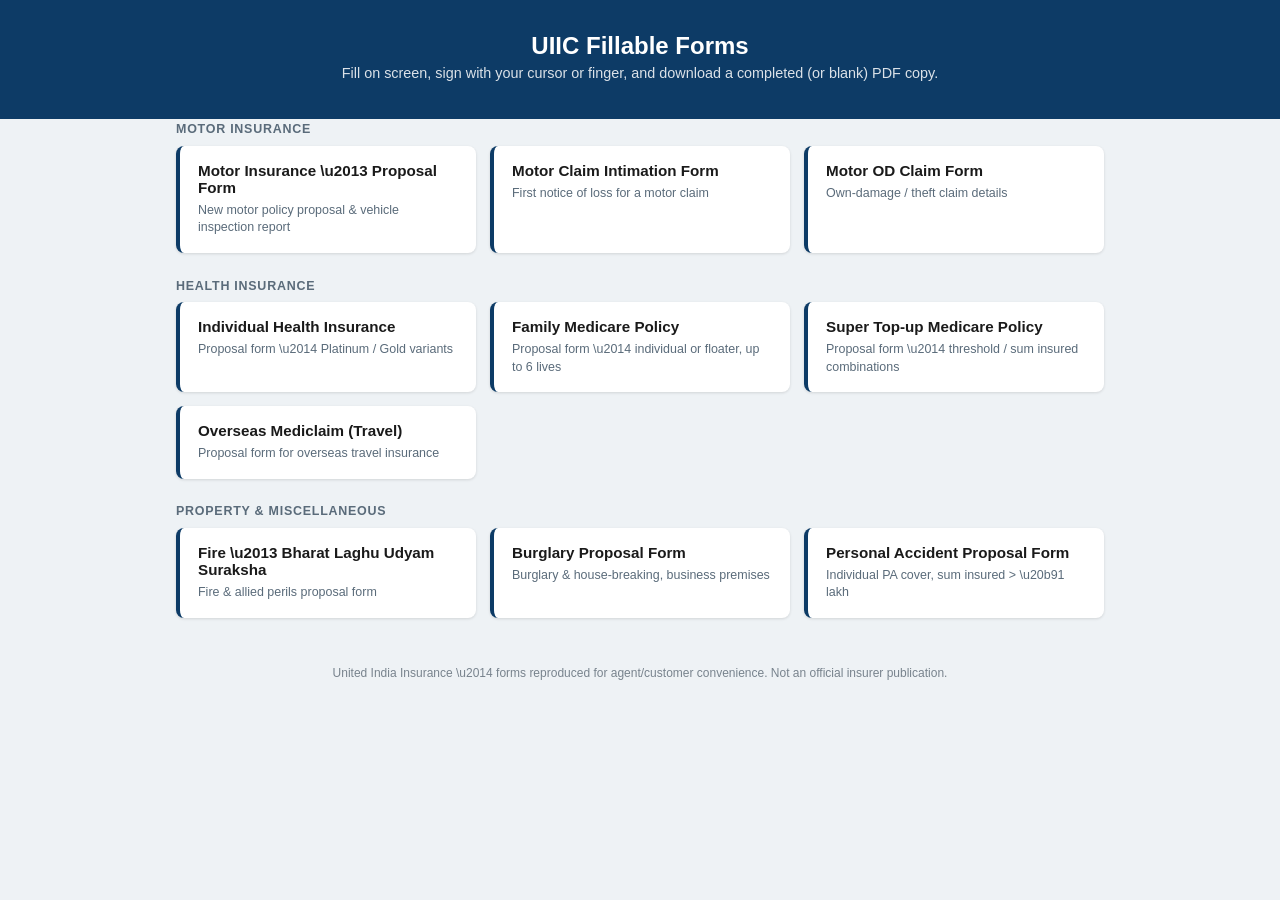
<file: index.html>
<!DOCTYPE html>
<html lang="en">
<head>
<meta charset="UTF-8">
<meta name="viewport" content="width=device-width, initial-scale=1">
<title>UIIC Fillable Forms</title>
<style>
  :root{--rule:#0d3b66;--accent:#0d3b66;}
  *{box-sizing:border-box;}
  body{font-family:"Segoe UI","Helvetica Neue",Arial,sans-serif;margin:0;background:#eef2f5;color:#1a1a1a;}
  header{background:var(--rule);color:#fff;padding:2rem 1.2rem 2.4rem;text-align:center;}
  header h1{margin:0 0 .3rem;font-size:1.5rem;}
  header p{margin:0;opacity:.85;font-size:.9rem;}
  main{max-width:960px;margin:-1.4rem auto 3rem;padding:0 1rem;}
  .cat{font-size:.78rem;text-transform:uppercase;letter-spacing:.06em;color:#5a6b7a;margin:1.6rem 0 .6rem;font-weight:700;}
  .grid{display:grid;grid-template-columns:repeat(auto-fill,minmax(230px,1fr));gap:14px;}
  .card{
    background:#fff;border-radius:8px;padding:16px 18px;box-shadow:0 1px 3px rgba(0,0,0,.12);
    text-decoration:none;color:inherit;display:flex;flex-direction:column;gap:6px;
    border-left:4px solid var(--accent);transition:transform .1s ease, box-shadow .1s ease;
  }
  .card:hover{transform:translateY(-2px);box-shadow:0 4px 10px rgba(0,0,0,.15);}
  .card .name{font-weight:700;font-size:.95rem;}
  .card .desc{font-size:.78rem;color:#5a6b7a;line-height:1.4;}
  footer{text-align:center;font-size:.75rem;color:#78838d;margin:2rem 0;}
</style>
</head>
<body>
  <header>
    <h1>UIIC Fillable Forms</h1>
    <p>Fill on screen, sign with your cursor or finger, and download a completed (or blank) PDF copy.</p>
  </header>
  <main>
    <div class="cat">Motor Insurance</div>
    <div class="grid">
      <a class="card" href="motor-proposal.html">
        <span class="name">Motor Insurance \u2013 Proposal Form</span>
        <span class="desc">New motor policy proposal &amp; vehicle inspection report</span>
      </a>
      <a class="card" href="motor-claim-intimation.html">
        <span class="name">Motor Claim Intimation Form</span>
        <span class="desc">First notice of loss for a motor claim</span>
      </a>
      <a class="card" href="motor-claim-form.html">
        <span class="name">Motor OD Claim Form</span>
        <span class="desc">Own-damage / theft claim details</span>
      </a>
    </div>

    <div class="cat">Health Insurance</div>
    <div class="grid">
      <a class="card" href="individual-health-proposal.html">
        <span class="name">Individual Health Insurance</span>
        <span class="desc">Proposal form \u2014 Platinum / Gold variants</span>
      </a>
      <a class="card" href="family-medicare-proposal.html">
        <span class="name">Family Medicare Policy</span>
        <span class="desc">Proposal form \u2014 individual or floater, up to 6 lives</span>
      </a>
      <a class="card" href="super-topup-proposal.html">
        <span class="name">Super Top-up Medicare Policy</span>
        <span class="desc">Proposal form \u2014 threshold / sum insured combinations</span>
      </a>
      <a class="card" href="overseas-mediclaim-proposal.html">
        <span class="name">Overseas Mediclaim (Travel)</span>
        <span class="desc">Proposal form for overseas travel insurance</span>
      </a>
    </div>

    <div class="cat">Property &amp; Miscellaneous</div>
    <div class="grid">
      <a class="card" href="fire-proposal.html">
        <span class="name">Fire \u2013 Bharat Laghu Udyam Suraksha</span>
        <span class="desc">Fire &amp; allied perils proposal form</span>
      </a>
      <a class="card" href="burglary-proposal.html">
        <span class="name">Burglary Proposal Form</span>
        <span class="desc">Burglary &amp; house-breaking, business premises</span>
      </a>
      <a class="card" href="personal-accident-proposal.html">
        <span class="name">Personal Accident Proposal Form</span>
        <span class="desc">Individual PA cover, sum insured &gt; \u20b91 lakh</span>
      </a>
    </div>
  </main>
  <footer>United India Insurance \u2014 forms reproduced for agent/customer convenience. Not an official insurer publication.</footer>
</body>
</html>
</file>
